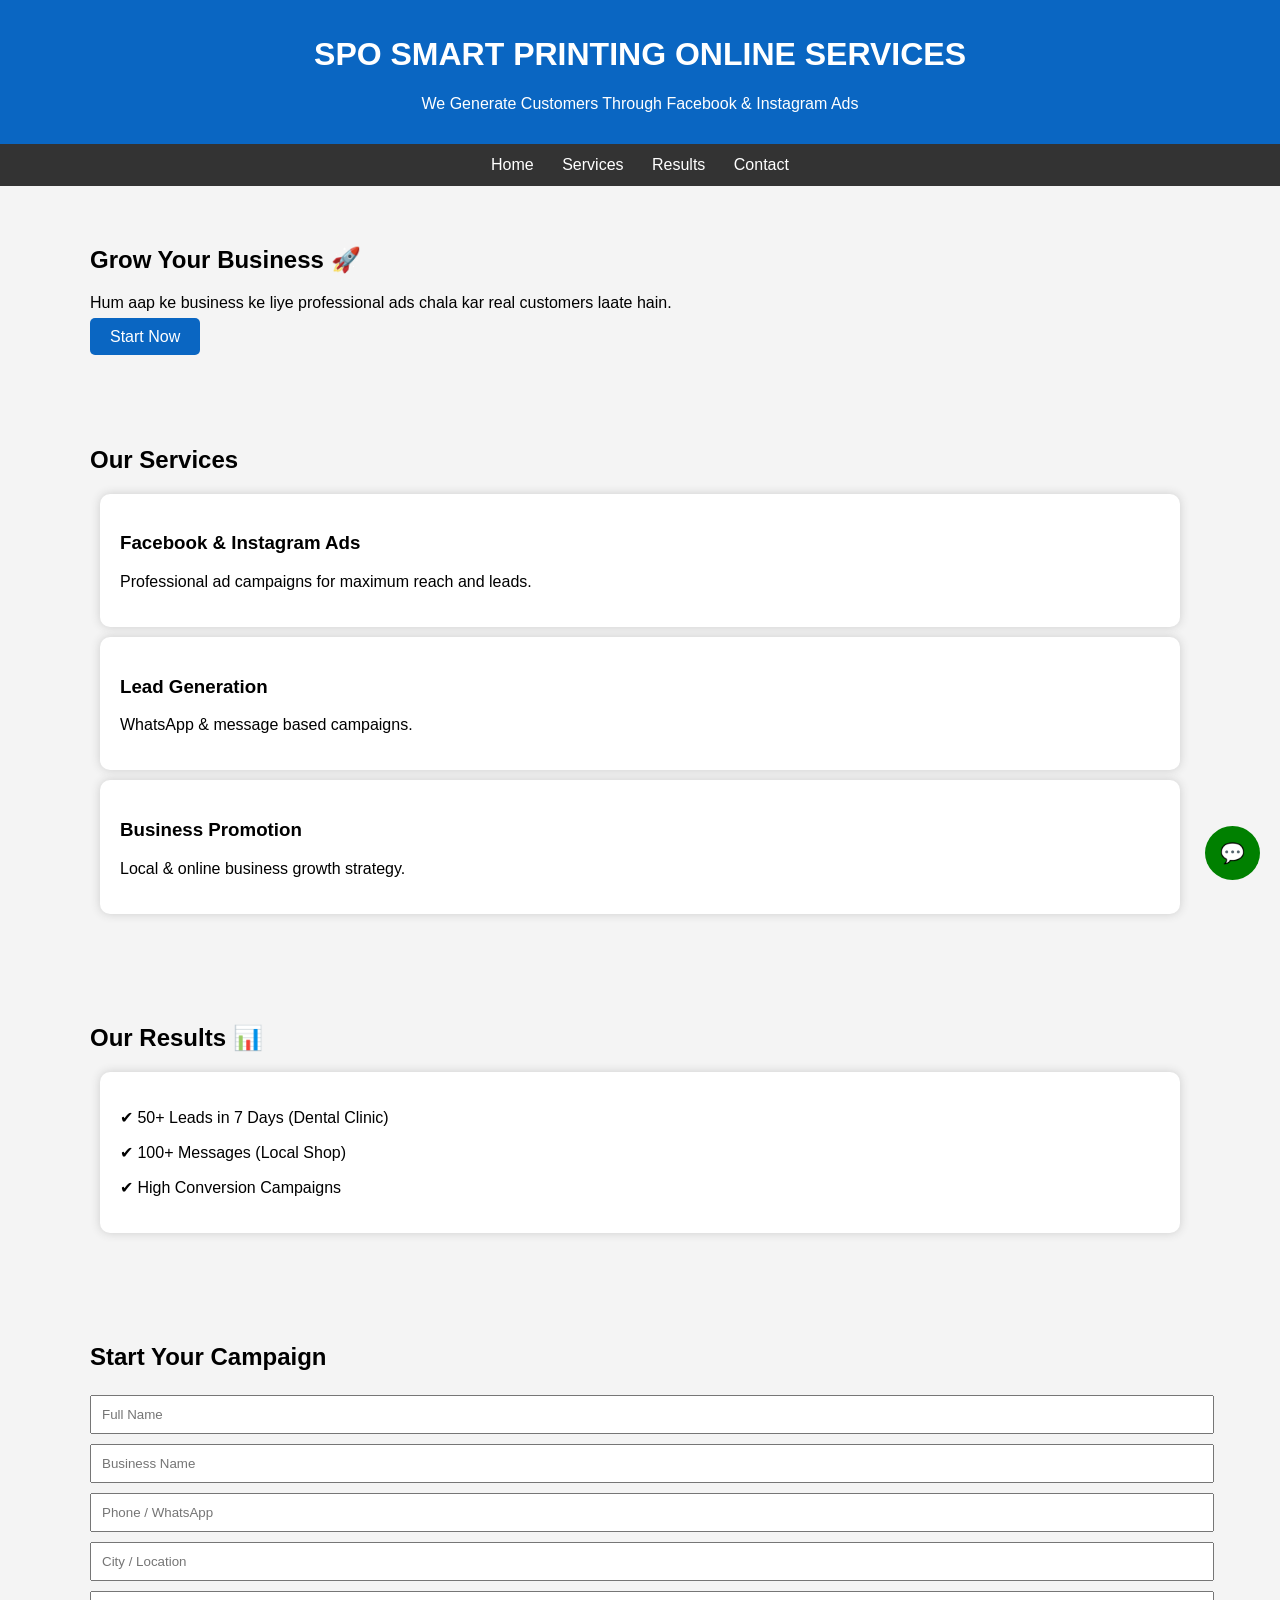
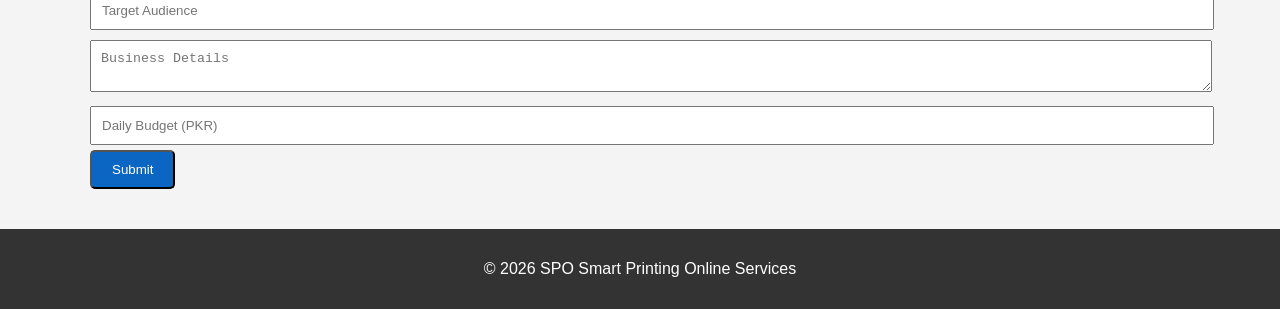
<file: index.html>
<!DOCTYPE html>
<html lang="en">
<head>
<meta charset="UTF-8">
<meta name="viewport" content="width=device-width, initial-scale=1.0">
<title>SPO Smart Printing Online Services</title>

<style>
body {
    font-family: Arial, sans-serif;
    margin: 0;
    background: #f4f4f4;
}

header {
    background: #0a66c2;
    color: white;
    padding: 15px;
    text-align: center;
}

nav {
    background: #333;
    text-align: center;
}

nav a {
    color: white;
    padding: 12px;
    display: inline-block;
    text-decoration: none;
}

nav a:hover {
    background: #0a66c2;
}

section {
    padding: 40px;
}

.container {
    max-width: 1100px;
    margin: auto;
}

.card {
    background: white;
    padding: 20px;
    margin: 10px;
    border-radius: 10px;
    box-shadow: 0px 0px 10px #ccc;
}

.btn {
    background: #0a66c2;
    color: white;
    padding: 10px 20px;
    text-decoration: none;
    border-radius: 5px;
}

footer {
    background: #333;
    color: white;
    text-align: center;
    padding: 15px;
}

input, textarea {
    width: 100%;
    padding: 10px;
    margin: 5px 0;
}

.whatsapp {
    position: fixed;
    bottom: 20px;
    right: 20px;
    background: green;
    color: white;
    padding: 15px;
    border-radius: 50%;
    text-decoration: none;
    font-size: 20px;
}
</style>

</head>

<body>

<header>
<h1>SPO SMART PRINTING ONLINE SERVICES</h1>
<p>We Generate Customers Through Facebook & Instagram Ads</p>
</header>

<nav>
<a href="#home">Home</a>
<a href="#services">Services</a>
<a href="#results">Results</a>
<a href="#contact">Contact</a>
</nav>

<!-- HOME -->
<section id="home">
<div class="container">
<h2>Grow Your Business 🚀</h2>
<p>Hum aap ke business ke liye professional ads chala kar real customers laate hain.</p>
<a href="#contact" class="btn">Start Now</a>
</div>
</section>

<!-- SERVICES -->
<section id="services">
<div class="container">
<h2>Our Services</h2>

<div class="card">
<h3>Facebook & Instagram Ads</h3>
<p>Professional ad campaigns for maximum reach and leads.</p>
</div>

<div class="card">
<h3>Lead Generation</h3>
<p>WhatsApp & message based campaigns.</p>
</div>

<div class="card">
<h3>Business Promotion</h3>
<p>Local & online business growth strategy.</p>
</div>

</div>
</section>

<!-- RESULTS -->
<section id="results">
<div class="container">
<h2>Our Results 📊</h2>

<div class="card">
<p>✔ 50+ Leads in 7 Days (Dental Clinic)</p>
<p>✔ 100+ Messages (Local Shop)</p>
<p>✔ High Conversion Campaigns</p>
</div>

</div>
</section>

<!-- CONTACT FORM -->
<section id="contact">
<div class="container">
<h2>Start Your Campaign</h2>

<form>
<input type="text" placeholder="Full Name" required>
<input type="text" placeholder="Business Name">
<input type="text" placeholder="Phone / WhatsApp">

<input type="text" placeholder="City / Location">
<input type="text" placeholder="Target Audience">

<textarea placeholder="Business Details"></textarea>
<input type="text" placeholder="Daily Budget (PKR)">

<button class="btn">Submit</button>
</form>

</div>
</section>

<footer>
<p>© 2026 SPO Smart Printing Online Services</p>
</footer>

<!-- WHATSAPP BUTTON -->
<a href="https://wa.me/923034480404" class="whatsapp">💬</a>

</body>
</html>
</file>
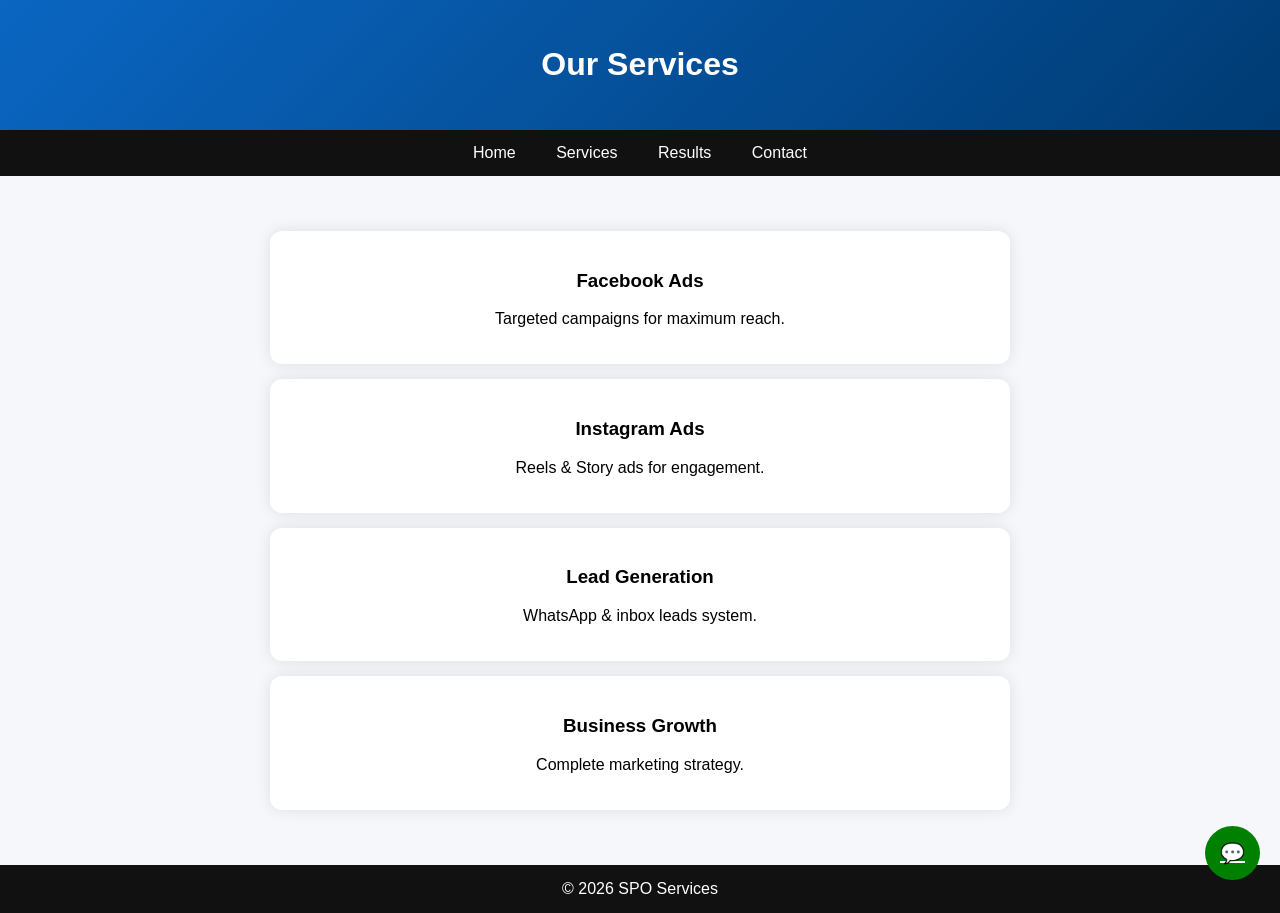
<file: (services.html>
<!DOCTYPE html>
<html>
<head>
<title>Services - SPO</title>
<link rel="stylesheet" href="style.css">
</head>

<body>

<header><h1>Our Services</h1></header>

<nav>
<a href="index.html">Home</a>
<a href="services.html">Services</a>
<a href="results.html">Results</a>
<a href="contact.html">Contact</a>
</nav>

<section>

<div class="card">
<h3>Facebook Ads</h3>
<p>Targeted campaigns for maximum reach.</p>
</div>

<div class="card">
<h3>Instagram Ads</h3>
<p>Reels & Story ads for engagement.</p>
</div>

<div class="card">
<h3>Lead Generation</h3>
<p>WhatsApp & inbox leads system.</p>
</div>

<div class="card">
<h3>Business Growth</h3>
<p>Complete marketing strategy.</p>
</div>

</section>

<footer>© 2026 SPO Services</footer>

<a href="https://wa.me/923034480404" class="whatsapp">💬</a>

</body>
</html>
</file>
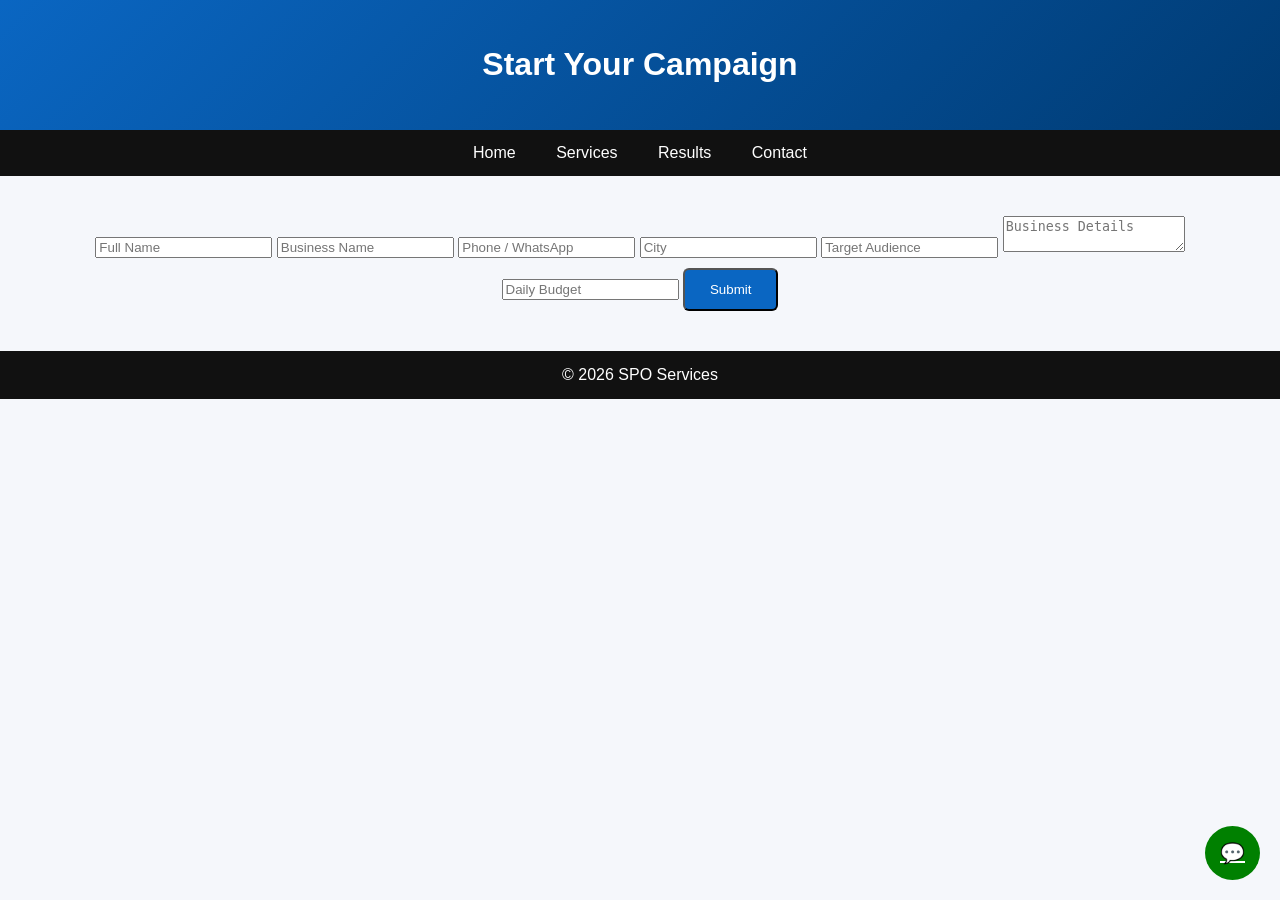
<file: contact.html>
<!DOCTYPE html>
<html>
<head>
<title>Contact - SPO</title>
<link rel="stylesheet" href="style.css">
</head>

<body>

<header><h1>Start Your Campaign</h1></header>

<nav>
<a href="index.html">Home</a>
<a href="services.html">Services</a>
<a href="results.html">Results</a>
<a href="contact.html">Contact</a>
</nav>

<section>

<form>
<input type="text" placeholder="Full Name" required>
<input type="text" placeholder="Business Name">
<input type="text" placeholder="Phone / WhatsApp">

<input type="text" placeholder="City">
<input type="text" placeholder="Target Audience">

<textarea placeholder="Business Details"></textarea>
<input type="text" placeholder="Daily Budget">

<button class="btn">Submit</button>
</form>

</section>

<footer>© 2026 SPO Services</footer>

<a href="https://wa.me/923034480404" class="whatsapp">💬</a>

</body>
</html>
</file>
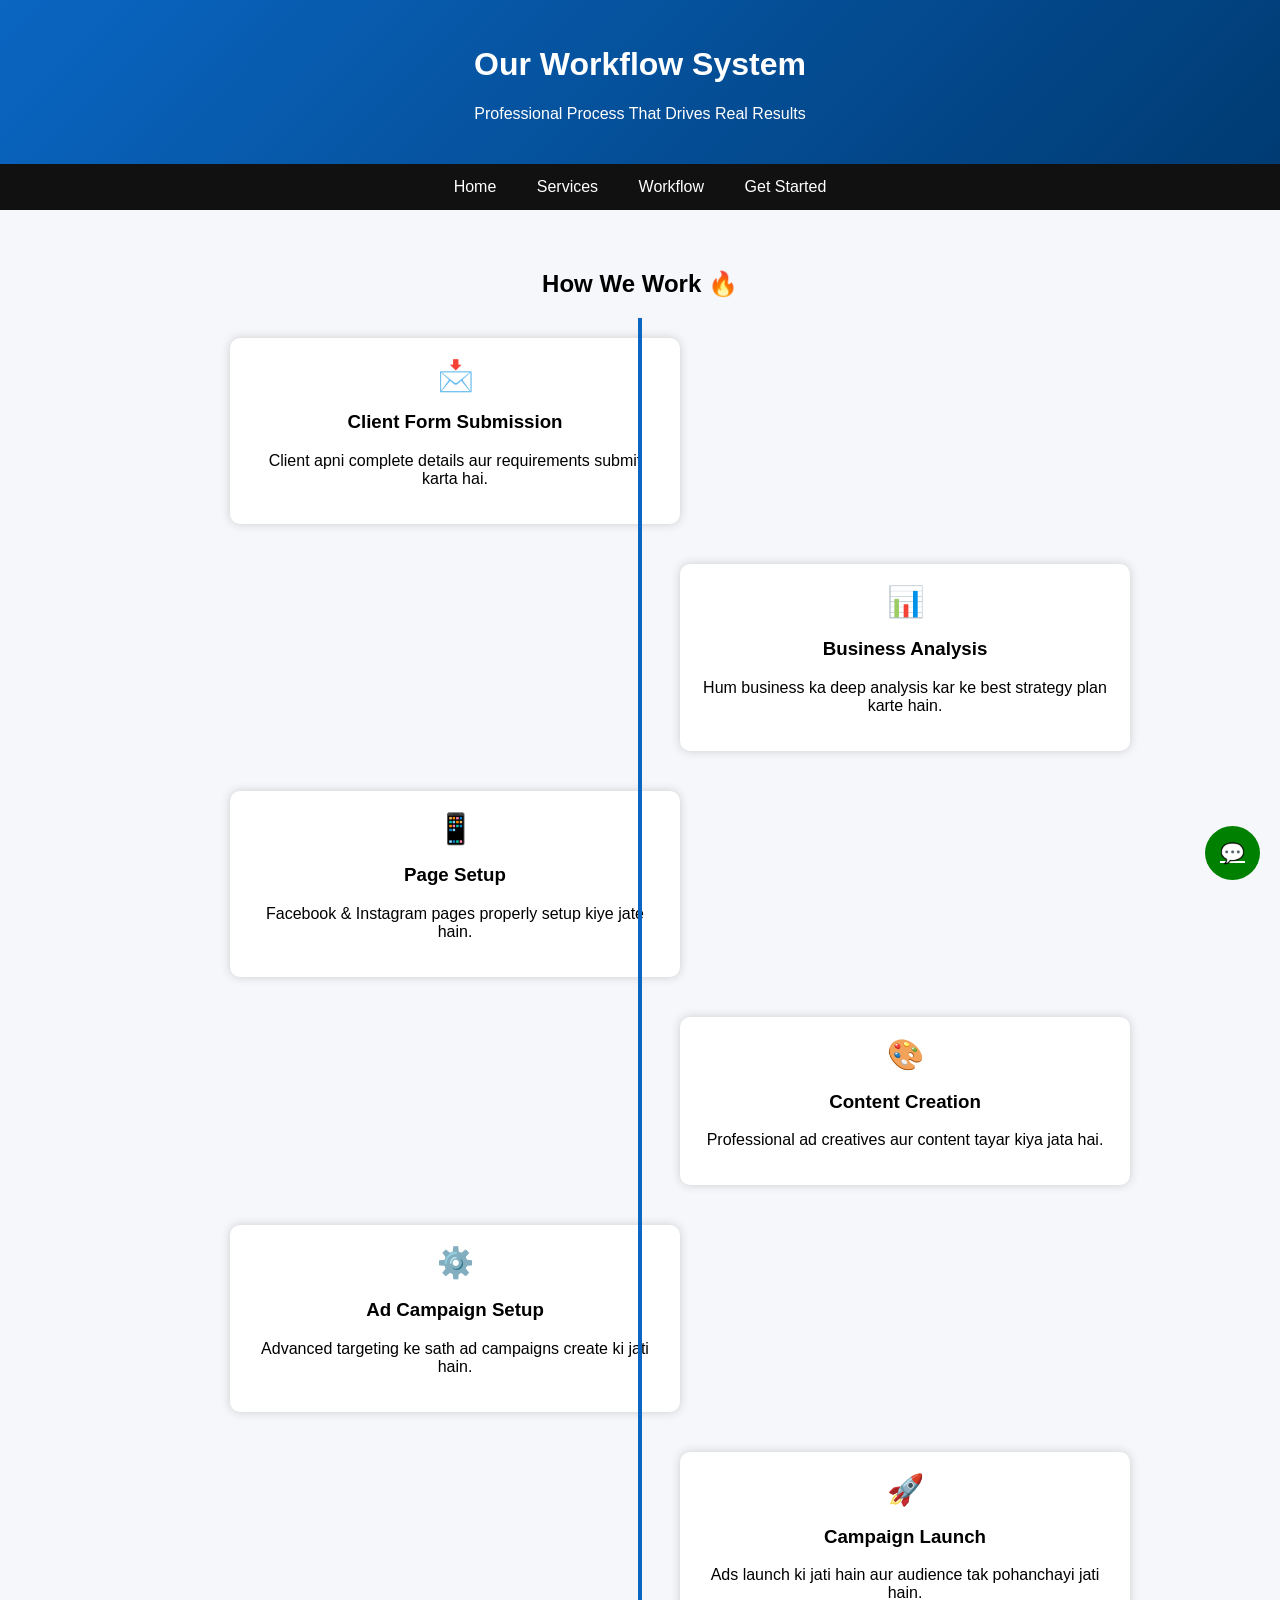
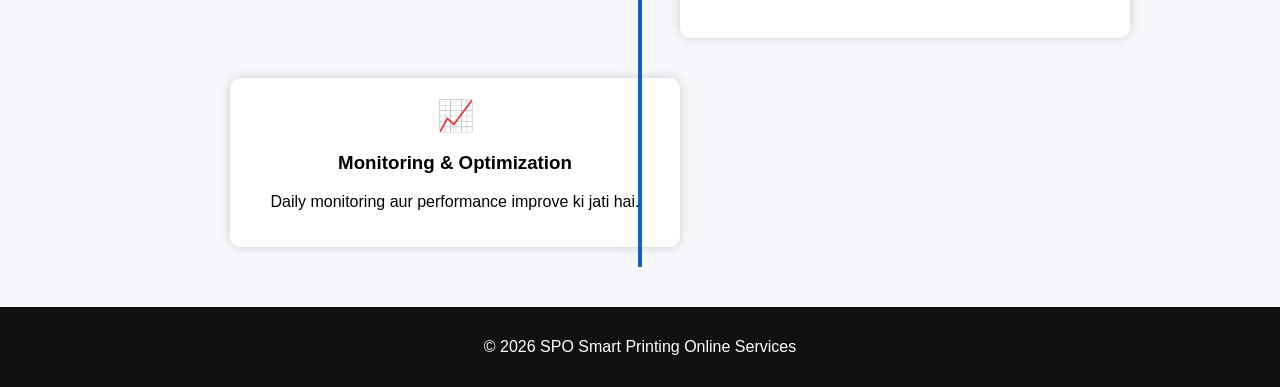
<file: workflow.html>
<!DOCTYPE html>
<html>
<head>
<title>Workflow - SPO</title>
<link rel="stylesheet" href="style.css">

<style>

/* Timeline Design */
.timeline {
    position: relative;
    max-width: 900px;
    margin: auto;
}

.timeline::after {
    content: '';
    position: absolute;
    width: 4px;
    background: #0a66c2;
    top: 0;
    bottom: 0;
    left: 50%;
    margin-left: -2px;
}

.container-timeline {
    padding: 20px 40px;
    position: relative;
    width: 50%;
}

.container-timeline.left {
    left: 0;
}

.container-timeline.right {
    left: 50%;
}

.content {
    padding: 20px;
    background: white;
    border-radius: 10px;
    box-shadow: 0 0 10px #ccc;
}

.icon {
    font-size: 30px;
    margin-bottom: 10px;
}

/* Mobile Responsive */
@media screen and (max-width: 768px) {
    .timeline::after {
        left: 20px;
    }

    .container-timeline {
        width: 100%;
        padding-left: 60px;
        padding-right: 20px;
    }

    .container-timeline.right {
        left: 0%;
    }
}

</style>

</head>

<body>

<header>
<h1>Our Workflow System</h1>
<p>Professional Process That Drives Real Results</p>
</header>

<nav>
<a href="index.html">Home</a>
<a href="services.html">Services</a>
<a href="workflow.html">Workflow</a>
<a href="contact.html">Get Started</a>
</nav>

<section>

<h2>How We Work 🔥</h2>

<div class="timeline">

<div class="container-timeline left">
<div class="content">
<div class="icon">📩</div>
<h3>Client Form Submission</h3>
<p>Client apni complete details aur requirements submit karta hai.</p>
</div>
</div>

<div class="container-timeline right">
<div class="content">
<div class="icon">📊</div>
<h3>Business Analysis</h3>
<p>Hum business ka deep analysis kar ke best strategy plan karte hain.</p>
</div>
</div>

<div class="container-timeline left">
<div class="content">
<div class="icon">📱</div>
<h3>Page Setup</h3>
<p>Facebook & Instagram pages properly setup kiye jate hain.</p>
</div>
</div>

<div class="container-timeline right">
<div class="content">
<div class="icon">🎨</div>
<h3>Content Creation</h3>
<p>Professional ad creatives aur content tayar kiya jata hai.</p>
</div>
</div>

<div class="container-timeline left">
<div class="content">
<div class="icon">⚙️</div>
<h3>Ad Campaign Setup</h3>
<p>Advanced targeting ke sath ad campaigns create ki jati hain.</p>
</div>
</div>

<div class="container-timeline right">
<div class="content">
<div class="icon">🚀</div>
<h3>Campaign Launch</h3>
<p>Ads launch ki jati hain aur audience tak pohanchayi jati hain.</p>
</div>
</div>

<div class="container-timeline left">
<div class="content">
<div class="icon">📈</div>
<h3>Monitoring & Optimization</h3>
<p>Daily monitoring aur performance improve ki jati hai.</p>
</div>
</div>

</div>

</section>

<footer>
<p>© 2026 SPO Smart Printing Online Services</p>
</footer>

<a href="https://wa.me/923034480404" class="whatsapp">💬</a>

</body>
</html>
</file>
<file: style.css>
body {
    margin: 0;
    font-family: Arial;
    background: #f5f7fb;
}

/* HEADER */
header {
    background: linear-gradient(135deg, #0a66c2, #003b73);
    color: white;
    text-align: center;
    padding: 25px;
}

/* NAVBAR */
nav {
    background: #111;
    text-align: center;
}

nav a {
    display: inline-block;
    color: white;
    padding: 14px 18px;
    text-decoration: none;
}

nav a:hover {
    background: #0a66c2;
}

/* SECTION */
section {
    padding: 40px;
    text-align: center;
}

/* CARD */
.card {
    background: white;
    padding: 20px;
    margin: 15px auto;
    max-width: 700px;
    border-radius: 12px;
    box-shadow: 0 0 15px rgba(0,0,0,0.1);
}

/* BUTTON */
.btn {
    background: #0a66c2;
    color: white;
    padding: 12px 25px;
    border-radius: 6px;
    text-decoration: none;
    display: inline-block;
    margin-top: 10px;
}

/* WHATSAPP */
.whatsapp {
    position: fixed;
    bottom: 20px;
    right: 20px;
    background: green;
    color: white;
    padding: 15px;
    border-radius: 50%;
    font-size: 20px;
}

/* FOOTER */
footer {
    background: #111;
    color: white;
    text-align: center;
    padding: 15px;
}
</file>
